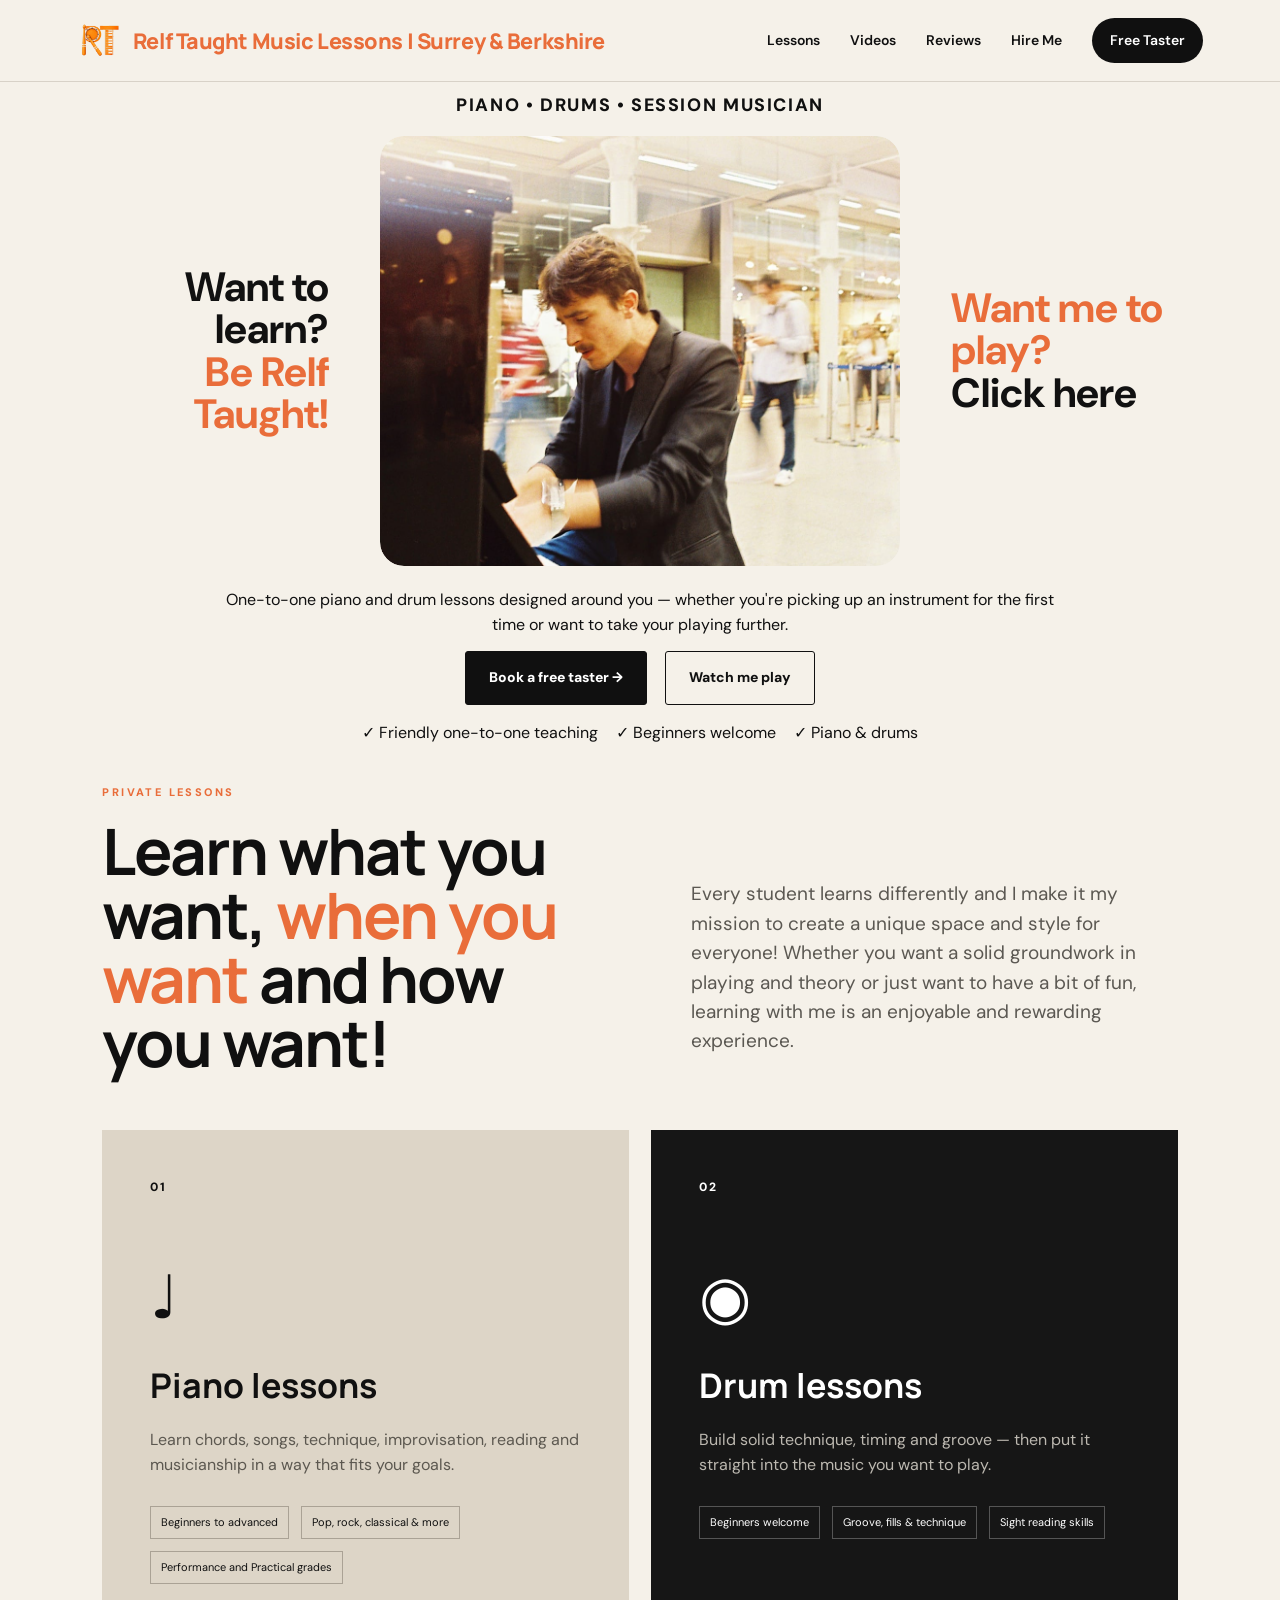
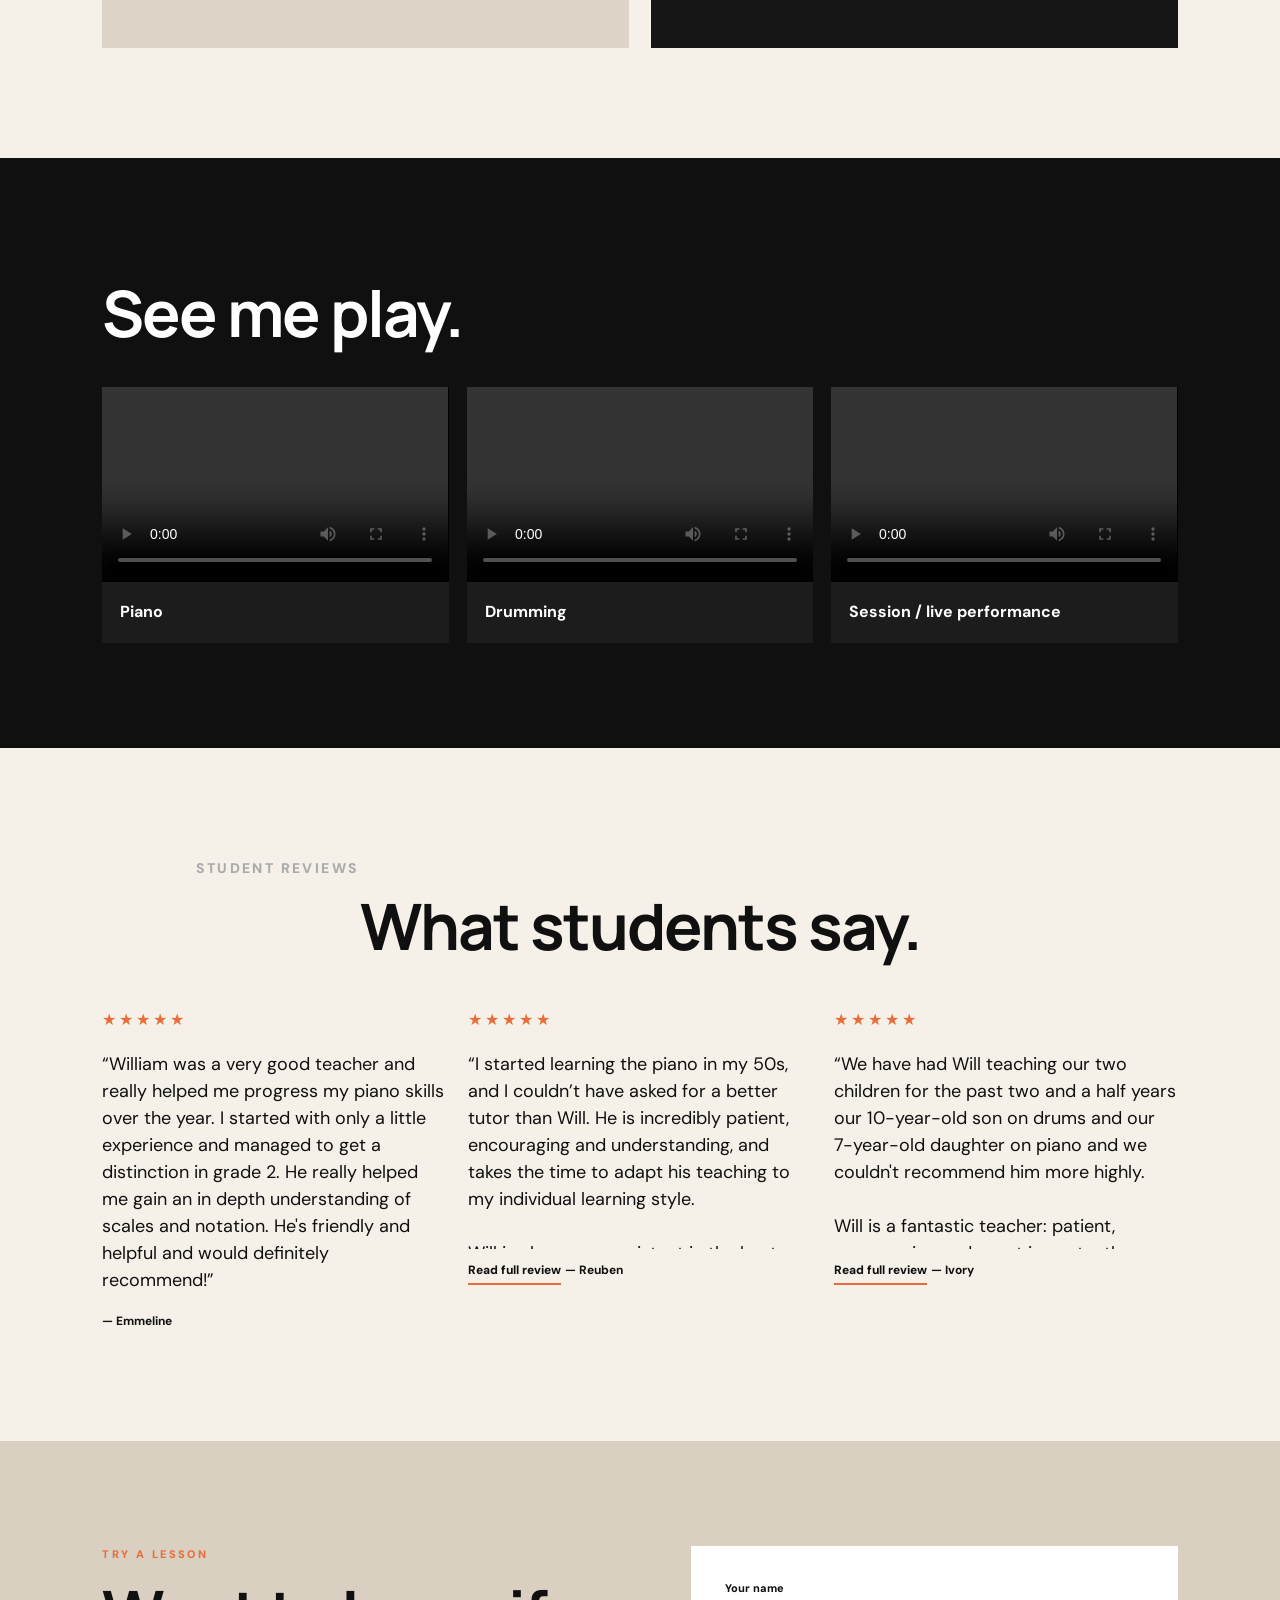
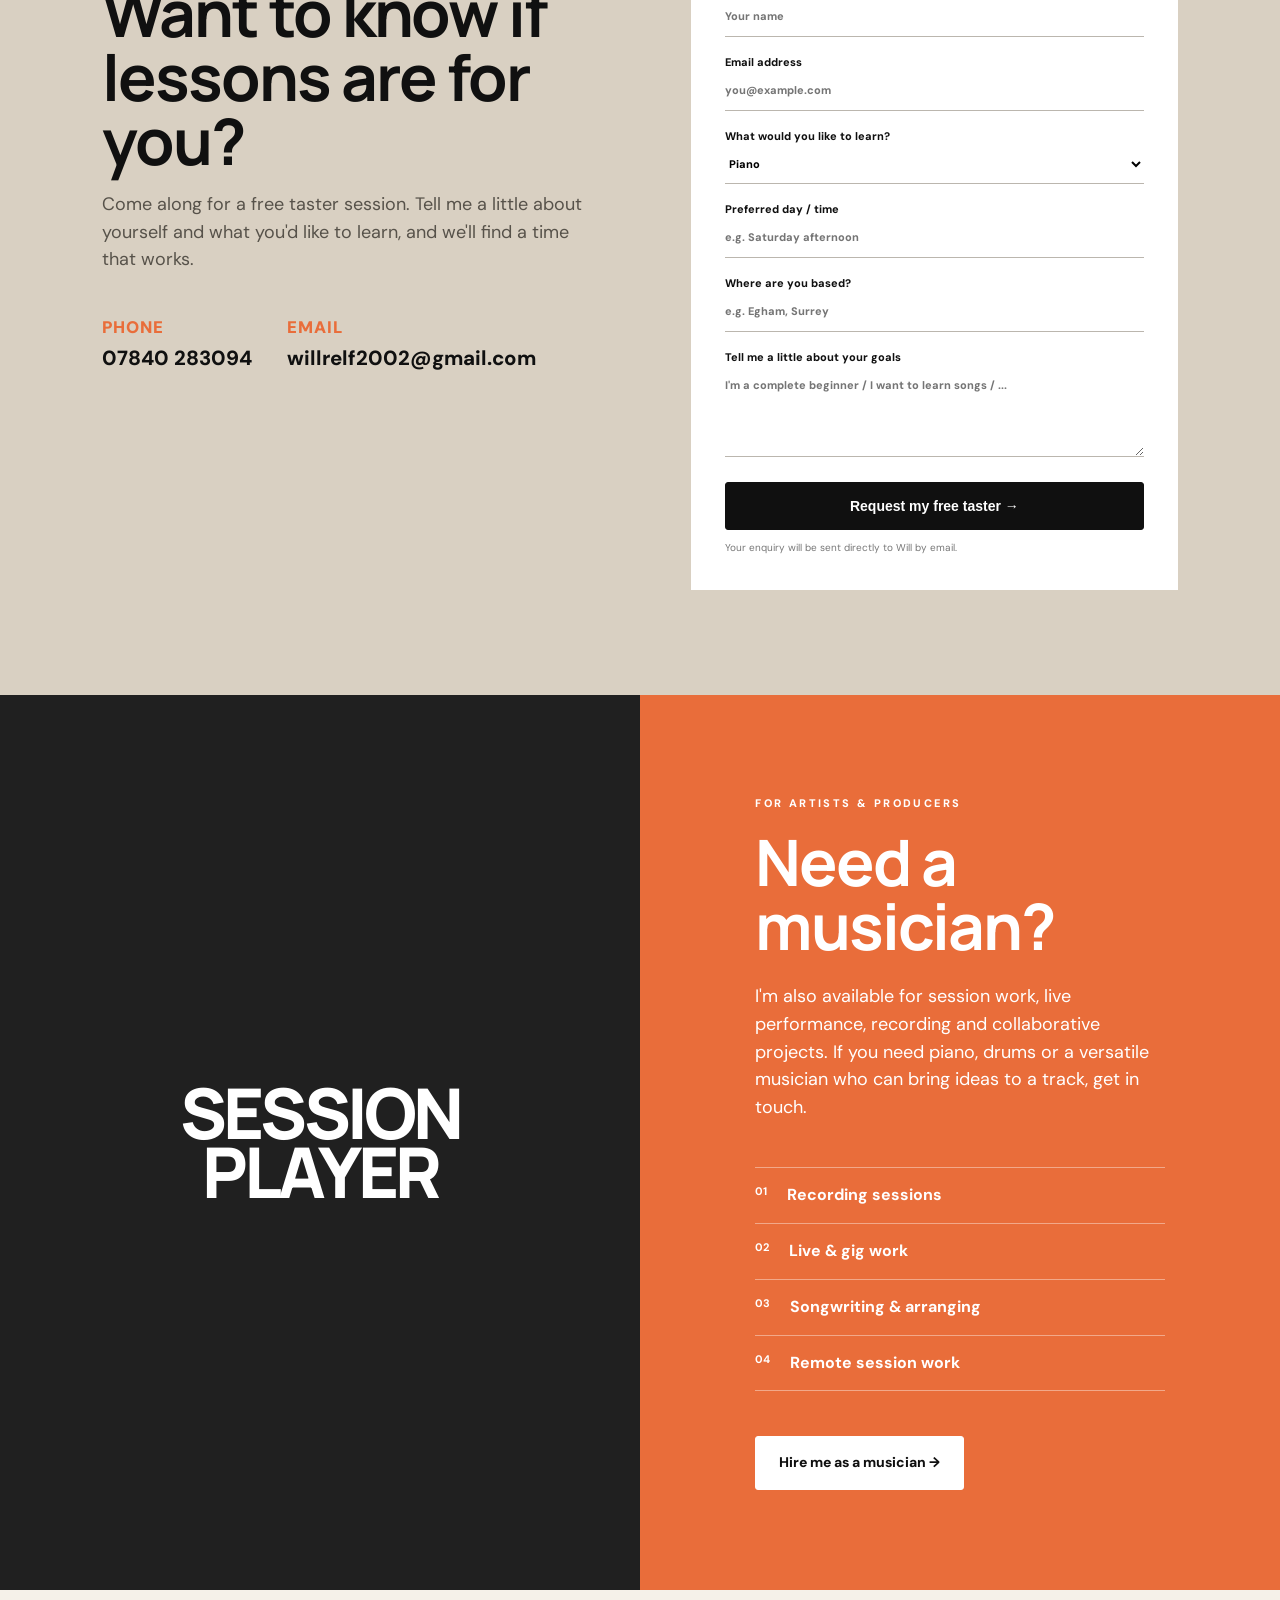
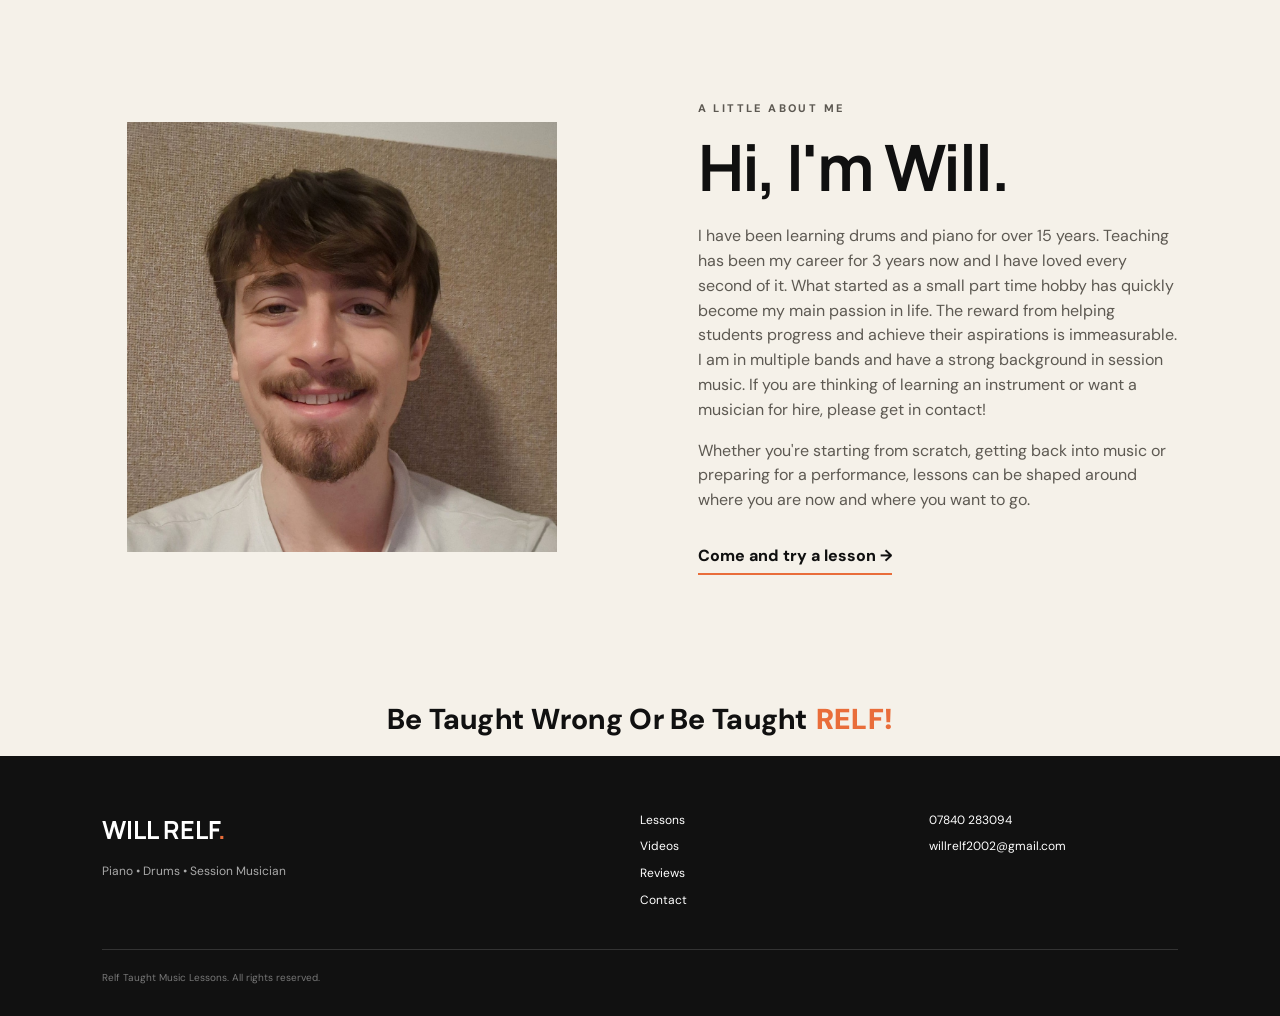
<file: index.html>
<!DOCTYPE html>
<html lang="en">
<head>
  <meta charset="UTF-8">
  <meta name="viewport" content="width=device-width, initial-scale=1.0">
  <title>Relf Taught Music Lessons Surrey | Piano & Drum Lessons</title>
  <link rel="preconnect" href="https://fonts.googleapis.com">
  <link rel="preconnect" href="https://fonts.gstatic.com" crossorigin>
  <link href="https://fonts.googleapis.com/css2?family=DM+Sans:wght@400;500;600;700&family=Manrope:wght@500;700;800&display=swap" rel="stylesheet">
  <link rel="stylesheet" href="style.css?v=13">
  <link rel="icon" type="image/png" sizes="48x48" href="favicon-48.png?v=13">
  <link rel="apple-touch-icon" sizes="192x192" href="favicon-192.png?v=13">

  <meta name="description" content="Relf Taught Music Lessons offers personalised piano and drum lessons in Surrey with Will Relf. Book a free taster session or hire Will as a musician.">
  <meta name="robots" content="index, follow">
  <link rel="canonical" href="https://music-lessons-relf-taught.co.uk/">
  <meta property="og:type" content="website">
  <meta property="og:title" content="Relf Taught Music Lessons | Piano & Drum Lessons">
  <meta property="og:description" content="Relf Taught Music Lessons offers personalised piano and drum lessons with Will Relf. Book a free taster session or hire Will as a musician.">
  <meta property="og:url" content="https://music-lessons-relf-taught.co.uk/">
  <meta property="og:image" content="https://music-lessons-relf-taught.co.uk/will-relf-piano.png">
  <meta name="twitter:card" content="summary_large_image">
  <meta name="twitter:title" content="Relf Taught Music Lessons | Piano & Drum Lessons">
  <meta name="twitter:description" content="Relf Taught Music Lessons offers personalised piano and drum lessons with Will Relf. Book a free taster session or hire Will as a musician.">
  <meta name="twitter:image" content="https://music-lessons-relf-taught.co.uk/will-relf-piano.png">


  <script type="application/ld+json">
{
  "@context": "https://schema.org",
  "@graph": [
    {
      "@type": "Organization",
      "@id": "https://music-lessons-relf-taught.co.uk/#organization",
      "name": "Relf Taught Music Lessons",
      "url": "https://music-lessons-relf-taught.co.uk/",
      "email": "willrelf2002@gmail.com",
      "telephone": "+447840283094",
      "description": "Personalised piano and drum lessons with Will Relf, plus musician-for-hire and session musician services.",
      "founder": {
        "@type": "Person",
        "name": "Will Relf"
      }
    },
    {
      "@type": "WebSite",
      "@id": "https://music-lessons-relf-taught.co.uk/#website",
      "url": "https://music-lessons-relf-taught.co.uk/",
      "name": "Relf Taught Music Lessons",
      "publisher": {
        "@id": "https://music-lessons-relf-taught.co.uk/#organization"
      }
    },
    {
      "@type": "Service",
      "@id": "https://music-lessons-relf-taught.co.uk/#music-lessons",
      "name": "Piano and Drum Lessons",
      "provider": {
        "@id": "https://music-lessons-relf-taught.co.uk/#organization"
      },
      "serviceType": [
        "Piano lessons",
        "Drum lessons",
        "Music tuition"
      ],
      "url": "https://music-lessons-relf-taught.co.uk/"
    }
  ]
}
  </script>
</head>
<body>
<header class="nav">
  <a class="logo" href="#home"><img class="site-logo-mark" src="relf-taught-logo.png" alt="">Relf Taught Music Lessons | Surrey &amp; Berkshire</a>
  <nav>
    <a href="#lessons">Lessons</a>
    <a href="#videos">Videos</a>
    <a href="#reviews">Reviews</a>
    <a href="#musician">Hire Me</a>
    <a class="nav-cta" href="#booking">Free Taster</a>
  </nav>
  <button class="menu" aria-label="Open menu">☰</button>
</header>

<main>
<section class="desktop-hero" id="desktop-home">
  <p class="desktop-hero-eyebrow">PIANO • DRUMS • SESSION MUSICIAN</p>
  <div class="desktop-hero-main">
    <h1 class="desktop-side desktop-learn">
      <span>Want to learn?</span>
      <a href="#booking">Be Relf Taught!</a>
    </h1>
    <div class="desktop-hero-photo">
      <img src="will-relf-piano.png" alt="Will Relf playing piano">
    </div>
    <h1 class="desktop-side desktop-play">
      <span>Want me to play?</span>
      <a href="#musician">Click here</a>
    </h1>
  </div>
  <p class="desktop-hero-text">One-to-one piano and drum lessons designed around you — whether you're picking up an instrument for the first time or want to take your playing further.</p>
  <div class="desktop-hero-buttons">
    <a class="button primary" href="#booking">Book a free taster →</a>
    <a class="button secondary" href="#videos">Watch me play</a>
  </div>
  <div class="desktop-quick-points">
    <span>✓ Friendly one-to-one teaching</span>
    <span>✓ Beginners welcome</span>
    <span>✓ Piano &amp; drums</span>
  </div>
</section>
<section class="hero" id="home">
  <div class="hero-copy">
    <p class="eyebrow">PIANO • DRUMS • SESSION MUSICIAN</p>
    <div class="hero-choice-row">
  <h1 class="hero-choice learn-choice">
    <span>Want to learn?</span>
    <a href="#booking">Be Relf Taught!</a>
  </h1>
  <h1 class="hero-choice play-choice">
    <span>Want me to play?</span>
    <a href="#musician">Click here</a>
  </h1>
</div>
    <p class="hero-text">One-to-one piano and drum lessons designed around you — whether you're picking up an instrument for the first time or want to take your playing further.</p>
    <div class="hero-buttons">
      <a class="button primary" href="#booking">Book a free taster →</a>
      <a class="button secondary" href="#videos">Watch me play</a>
    </div>
    <div class="quick-points">
      <span>✓ Friendly one-to-one teaching</span>
      <span>✓ Beginners welcome</span>
      <span>✓ Piano & drums</span>
    </div>
  </div>
  <div class="hero-visual hero-visual-photo"><img src="will-relf-piano.png" alt="Will Relf playing piano"></div>
      <p></p>
      <small></small>
    </div>
  </div>
</section>

<section class="intro" id="lessons">
  <div>
    <p class="eyebrow">PRIVATE LESSONS</p>
    <h2>Learn what you want, <em class="accent-text">when you want</em> and how you want!</h2>
  </div>
  <p class="intro-text">Every student learns differently and I make it my mission to create a unique space and style for everyone! Whether you want a solid groundwork in playing and theory or just want to have a bit of fun, learning with me is an enjoyable and rewarding experience.</p>
</section>

<section class="lesson-grid">
  <article class="lesson-card piano">
    <div class="card-number">01</div>
    <div class="big-icon">♩</div>
    <h3>Piano lessons</h3>
    <p>Learn chords, songs, technique, improvisation, reading and musicianship in a way that fits your goals.</p>
    <ul><li>Beginners to advanced</li><li>Pop, rock, classical & more</li><li>Performance and Practical grades</li></ul>
  </article>
  <article class="lesson-card drums">
    <div class="card-number">02</div>
    <div class="big-icon">◉</div>
    <h3>Drum lessons</h3>
    <p>Build solid technique, timing and groove — then put it straight into the music you want to play.</p>
    <ul><li>Beginners welcome</li><li>Groove, fills & technique</li><li>Sight reading skills</li></ul>
  </article>
</section>

<section class="video-section" id="videos">
  <div class="section-head">
    <div><p class="eyebrow"></p><h2>See me play.</h2></div>
    <p></p>
  </div>
  <div class="video-grid">
    <div class="video-card playable-card">
  <video class="performance-video" controls playsinline preload="metadata">
    <source src="performance-1.mp4" type="video/mp4">
    Your browser does not support HTML5 video.
  </video>
  <div class="video-info"><strong>Piano</strong></div>
</div>
    <div class="video-card playable-card">
  <video class="performance-video" controls playsinline preload="metadata">
    <source src="performance-2.mp4" type="video/mp4">
    Your browser does not support HTML5 video.
  </video>
  <div class="video-info"><strong>Drumming</strong></div>
</div>
    <div class="video-card playable-card">
  <video class="performance-video" controls playsinline preload="metadata">
    <source src="performance-3.mp4" type="video/mp4">
    Your browser does not support HTML5 video.
  </video>
  <div class="video-info"><strong>Session / live performance</strong></div>
</div>
  </div>
</section>

<section class="reviews" id="reviews">
  <div class="section-head centered">
    <p class="eyebrow">STUDENT REVIEWS</p>
    <h2>What students say.</h2>
  </div>
  <div class="review-grid">
<article class="review-card mobile-safe-review review-always-open">
  <div class="stars">★★★★★</div>
  <div class="review-copy"><p>“William was a very good teacher and really helped me progress my piano skills over the year. I started with only a little experience and managed to get a distinction in grade 2. He really helped me gain an in depth understanding of scales and notation. He&#x27;s friendly and helpful and would definitely recommend!”</p></div>
  <cite>— Emmeline</cite>
</article>
<article class="review-card mobile-safe-review">
  <div class="stars">★★★★★</div>
  <input class="review-check" type="checkbox" id="review-1">
  <div class="review-copy"><p>“I started learning the piano in my 50s, and I couldn’t have asked for a better tutor than Will. He is incredibly patient, encouraging and understanding, and takes the time to adapt his teaching to my individual learning style.<br><br>Will is also very persistent in the best possible way! He keeps me motivated, even when I find something challenging, and always encourages me to keep going. Thanks to his support and guidance, I almost achieved a Distinction in my Grade 1 exam — something I’m incredibly proud of. I’m now working towards my Grade 2, which I never imagined I would be doing when I first started learning.<br><br>What I particularly appreciate is that Will doesn’t just teach me how to read and play sheet music. He is helping me become a more well-rounded musician, developing my understanding of rhythm, musicality and how to really enjoy making music.<br><br>Recently, Will has also started teaching me drums alongside piano, which I absolutely love! It has added a whole new dimension to my learning and has made my lessons even more enjoyable.<br><br>I’m so pleased I decided to learn music later in life, and I’m very grateful to have Will as my tutor. He is a fantastic teacher, and I always look forward to my lessons and continuing my musical journey with him.”</p></div>
  <label class="review-more" for="review-1">
    <span class="more-label">Read full review</span>
    <span class="less-label">Show less</span>
  </label>
  <cite>— Reuben</cite>
</article>
<article class="review-card mobile-safe-review">
  <div class="stars">★★★★★</div>
  <input class="review-check" type="checkbox" id="review-3">
  <div class="review-copy"><p>“We have had Will teaching our two children for the past two and a half years our 10-year-old son on drums and our 7-year-old daughter on piano and we couldn&#x27;t recommend him more highly.<br><br>Will is a fantastic teacher: patient, encouraging and, most importantly, very good at making lessons enjoyable for children. He has a great ability to adapt his teaching to different ages, personalities and levels, while still helping them develop real musical skills and confidence.<br><br>He is also reliable, professional and enthusiastic, and has built a very good rapport with both children over the years. Despite being a university student, he has always shown a high level of commitment and maturity in his teaching.<br><br>We have been very lucky to have Will as our children&#x27;s music teacher and would highly recommend him to any family or school!”</p></div>
  <label class="review-more" for="review-3">
    <span class="more-label">Read full review</span>
    <span class="less-label">Show less</span>
  </label>
  <cite>— Ivory</cite>
</article>
  </div>
</section>

<section class="booking" id="booking" class="mobile-booking-fix">
  <div class="booking-copy">
    <p class="eyebrow">TRY A LESSON</p>
    <h2>Want to know if lessons are for you?</h2>
    <p>Come along for a free taster session. Tell me a little about yourself and what you'd like to learn, and we'll find a time that works.</p>
    <div class="contact-mini">
      <div><span>PHONE</span><strong>07840 283094</strong></div>
      <div><span>EMAIL</span><strong>willrelf2002@gmail.com</strong></div>
    </div>
  </div>
  <form class="booking-form" action="https://formsubmit.co/willrelf2002@gmail.com" method="POST">
    <input type="hidden" name="_subject" value="New Free Taster Booking Request">
    <input type="hidden" name="_captcha" value="false">
    <input type="hidden" name="_template" value="table">
    <input type="hidden" name="_next" value="https://music-lessons-relf-taught.co.uk/thank-you.html">

    <label>Your name<input required name="name" type="text" placeholder="Your name"></label>
    <label>Email address<input required name="email" type="email" placeholder="you@example.com"></label>
    <label>What would you like to learn?
      <select name="instrument"><option>Piano</option><option>Drums</option><option>Not sure yet</option></select>
    </label>
    <label>Preferred day / time<input name="preferred_time" type="text" placeholder="e.g. Saturday afternoon"></label>
    <label>Where are you based?<input required name="location" type="text" placeholder="e.g. Egham, Surrey"></label>
    <label>Tell me a little about your goals<textarea name="goals" rows="4" placeholder="I'm a complete beginner / I want to learn songs / ..."></textarea></label>
    <button class="button primary full" type="submit">Request my free taster →</button>
    <small>Your enquiry will be sent directly to Will by email.</small>
  </form>
</section>

<section class="musician" id="musician">
  <div class="musician-art"><span>SESSION<br>PLAYER</span></div>
  <div class="musician-copy">
    <p class="eyebrow">FOR ARTISTS & PRODUCERS</p>
    <h2>Need a musician?</h2>
    <p>I'm also available for session work, live performance, recording and collaborative projects. If you need piano, drums or a versatile musician who can bring ideas to a track, get in touch.</p>
    <div class="service-list">
      <div><strong>01</strong><span>Recording sessions</span></div>
      <div><strong>02</strong><span>Live & gig work</span></div>
      <div><strong>03</strong><span>Songwriting & arranging</span></div>
      <div><strong>04</strong><span>Remote session work</span></div>
    </div>
    <a class="button light" href="mailto:willrelf2002@gmail.com?subject=Session%20musician%20enquiry">Hire me as a musician →</a>
  </div>
</section>

<section class="about">
  <div class="about-photo-frame"><img class="about-photo-real" src="will-relf-about.jpg" alt="Will Relf"></div>
  <div>
    <p class="eyebrow">A LITTLE ABOUT ME</p>
    <h2>Hi, I'm Will.</h2>
    <p>I have been learning drums and piano for over 15 years. Teaching has been my career for 3 years now and I have loved every second of it. What started as a small part time hobby has quickly become my main passion in life. The reward from helping students progress and achieve their aspirations is immeasurable. I am in multiple bands and have a strong background in session music. If you are thinking of learning an instrument or want a musician for hire, please get in contact!</p>
    <p>Whether you're starting from scratch, getting back into music or preparing for a performance, lessons can be shaped around where you are now and where you want to go.</p>
    <a class="text-link" href="#booking">Come and try a lesson →</a>
  </div>
</section>
</main>


<div class="final-slogan" aria-label="Relf Taught slogan">
  Be Taught Wrong Or Be Taught <strong>RELF!</strong>
</div>
<footer>
  <div class="footer-brand"><strong>WILL RELF<span>.</span></strong><p>Piano • Drums • Session Musician</p></div>
  <div class="footer-links"><a href="#lessons">Lessons</a><a href="#videos">Videos</a><a href="#reviews">Reviews</a><a href="#booking">Contact</a></div>
  <div class="footer-contact"><a href="tel:+447840283094">07840 283094</a><a href="mailto:willrelf2002@gmail.com">willrelf2002@gmail.com</a></div>
  <div class="copyright">Relf Taught Music Lessons. All rights reserved.</div>
</footer>
<script src="script.js?v=12"></script>
</body>
</html>
</file>
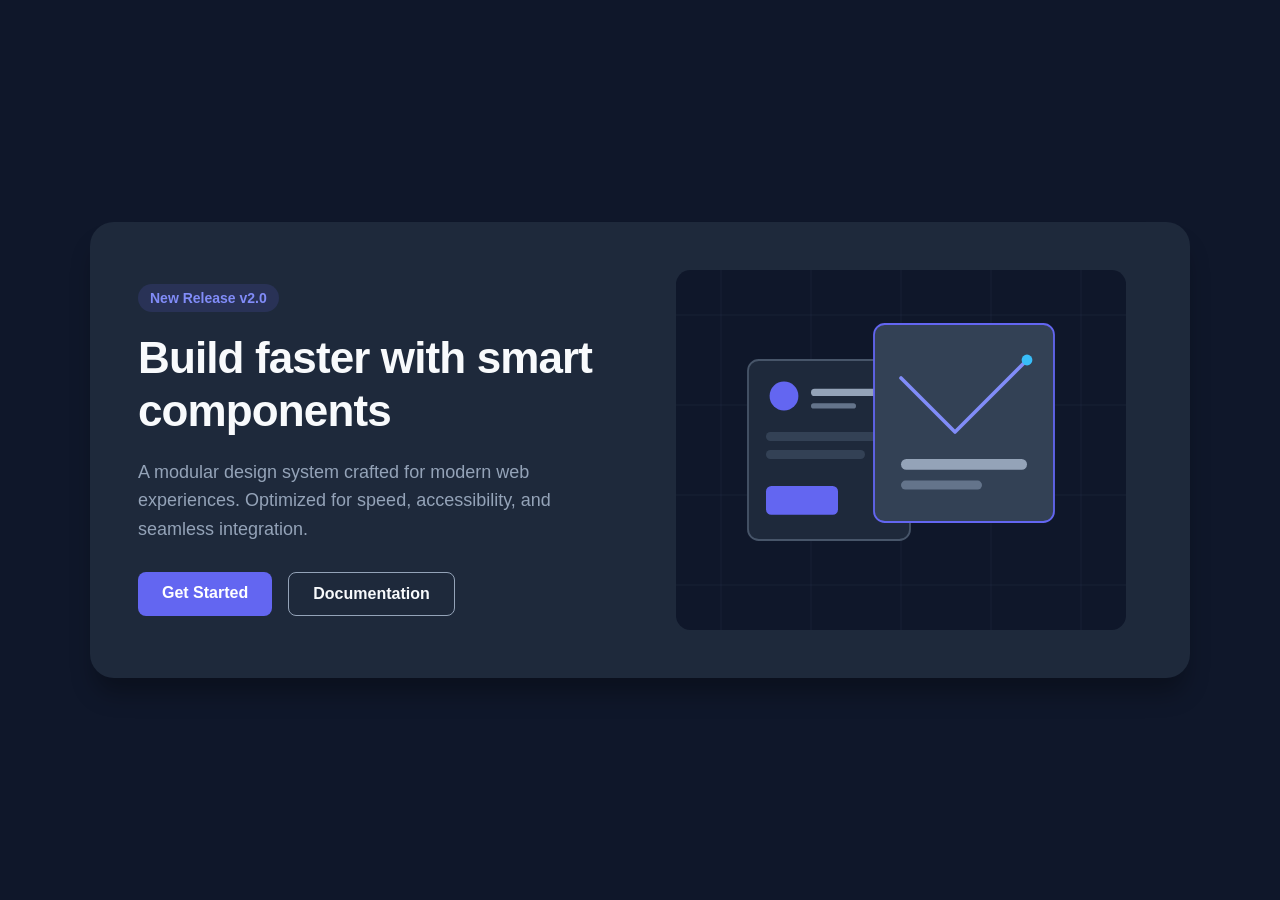
<file: gemini-code-1790524218015.html>
<!DOCTYPE html>
<html lang="en">
<head>
  <meta charset="UTF-8">
  <meta name="viewport" content="width=device-width, initial-scale=1.0">
  <title>Modern Hero Section</title>
  <style>
    :root {
      --bg-color: #0f172a;
      --card-bg: #1e293b;
      --accent: #6366f1;
      --accent-hover: #4f46e5;
      --text-main: #f8fafc;
      --text-muted: #94a3b8;
    }

    * {
      box-sizing: border-box;
      margin: 0;
      padding: 0;
      font-family: -apple-system, BlinkMacSystemFont, "Segoe UI", Roboto, Helvetica, Arial, sans-serif;
    }

    body {
      background-color: var(--bg-color);
      color: var(--text-main);
      display: flex;
      justify-content: center;
      align-items: center;
      min-height: 100vh;
      padding: 20px;
    }

    .container {
      max-width: 1100px;
      width: 100%;
      display: grid;
      grid-template-columns: 1fr 1fr;
      gap: 40px;
      align-items: center;
      background-color: var(--card-bg);
      padding: 48px;
      border-radius: 24px;
      box-shadow: 0 20px 25px -5px rgba(0, 0, 0, 0.3);
    }

    .content {
      display: flex;
      flex-direction: column;
      gap: 20px;
    }

    .badge {
      align-self: flex-start;
      background-color: rgba(99, 102, 241, 0.15);
      color: #818cf8;
      padding: 6px 12px;
      border-radius: 9999px;
      font-size: 0.875rem;
      font-weight: 600;
    }

    h1 {
      font-size: 2.75rem;
      line-height: 1.2;
      font-weight: 800;
      letter-spacing: -0.02em;
    }

    p {
      color: var(--text-muted);
      font-size: 1.125rem;
      line-height: 1.6;
    }

    .cta-group {
      display: flex;
      gap: 16px;
      margin-top: 8px;
    }

    .btn {
      padding: 12px 24px;
      border-radius: 8px;
      font-weight: 600;
      font-size: 1rem;
      text-decoration: none;
      transition: all 0.2s ease;
      cursor: pointer;
    }

    .btn-primary {
      background-color: var(--accent);
      color: white;
      border: none;
    }

    .btn-primary:hover {
      background-color: var(--accent-hover);
    }

    .btn-secondary {
      background-color: transparent;
      color: var(--text-main);
      border: 1px solid var(--text-muted);
    }

    .btn-secondary:hover {
      background-color: rgba(255, 255, 255, 0.05);
    }

    .image-container {
      display: flex;
      justify-content: center;
      align-items: center;
      width: 100%;
    }

    .image-container svg {
      width: 100%;
      height: auto;
      max-width: 450px;
    }

    @media (max-width: 768px) {
      .container {
        grid-template-columns: 1fr;
        padding: 24px;
        text-align: center;
      }

      .badge {
        align-self: center;
      }

      .cta-group {
        justify-content: center;
      }
    }
  </style>
</head>
<body>

  <main class="container">
    <div class="content">
      <span class="badge">New Release v2.0</span>
      <h1>Build faster with smart components</h1>
      <p>A modular design system crafted for modern web experiences. Optimized for speed, accessibility, and seamless integration.</p>
      <div class="cta-group">
        <a href="#" class="btn btn-primary">Get Started</a>
        <a href="#" class="btn btn-secondary">Documentation</a>
      </div>
    </div>

    <div class="image-container">
      <!-- Embedded Vector Illustration -->
      <svg viewBox="0 0 500 400" fill="none" xmlns="http://www.w3.org/2000/svg">
        <rect width="500" height="400" rx="16" fill="#0F172A"/>
        <!-- Decorative Grid Lines -->
        <path d="M50 0V400M150 0V400M250 0V400M350 0V400M450 0V400" stroke="#334155" stroke-opacity="0.3"/>
        <path d="M0 50H500M0 150H500M0 250H500M0 350H500" stroke="#334155" stroke-opacity="0.3"/>
        <!-- Card 1 -->
        <rect x="80" y="100" width="180" height="200" rx="12" fill="#1E293B" stroke="#475569" stroke-width="2"/>
        <circle cx="120" cy="140" r="16" fill="#6366F1"/>
        <rect x="150" y="132" width="80" height="8" rx="4" fill="#94A3B8"/>
        <rect x="150" y="148" width="50" height="6" rx="3" fill="#64748B"/>
        <rect x="100" y="180" width="140" height="10" rx="5" fill="#334155"/>
        <rect x="100" y="200" width="110" height="10" rx="5" fill="#334155"/>
        <rect x="100" y="240" width="80" height="32" rx="6" fill="#6366F1"/>
        <!-- Card 2 (Overlapping) -->
        <rect x="220" y="60" width="200" height="220" rx="12" fill="#334155" stroke="#6366F1" stroke-width="2"/>
        <path d="M250 120L310 180L390 100" stroke="#818CF8" stroke-width="4" stroke-linecap="round" stroke-linejoin="round"/>
        <circle cx="390" cy="100" r="6" fill="#38BDF8"/>
        <rect x="250" y="210" width="140" height="12" rx="6" fill="#94A3B8"/>
        <rect x="250" y="234" width="90" height="10" rx="5" fill="#64748B"/>
      </svg>
    </div>
  </main>

</body>
</html>
</file>
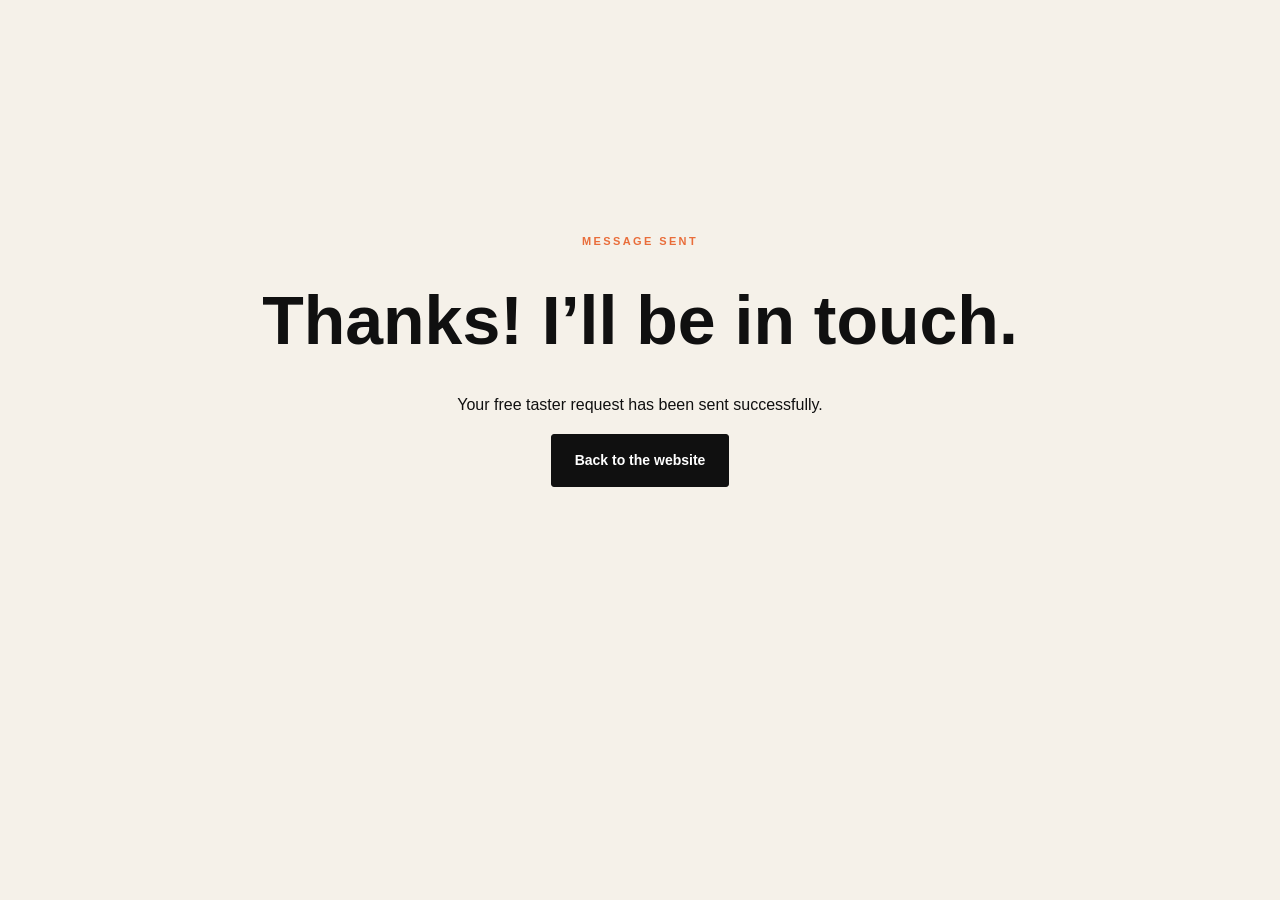
<file: thank-you.html>
<!doctype html>
<html lang="en"><head><meta charset="utf-8"><meta name="viewport" content="width=device-width,initial-scale=1">
<title>Message sent | Will Relf Music</title><link rel="stylesheet" href="style.css"></head>
<body><main style="min-height:80vh;display:grid;place-items:center;text-align:center;padding:30px">
<div><p class="eyebrow">MESSAGE SENT</p><h1 style="font-family:Manrope,sans-serif;font-size:clamp(38px,6vw,68px);margin:0 0 20px">Thanks! I’ll be in touch.</h1>
<p>Your free taster request has been sent successfully.</p><a class="button primary" href="/">Back to the website</a></div>
</main></body></html>
</file>
<file: style.css>
:root{--ink:#101010;--muted:#6d6b67;--paper:#f5f1e9;--cream:#fbfaf7;--accent:#e96d3a;--line:#d8d2c8}
*{box-sizing:border-box}html{scroll-behavior:smooth}body{margin:0;background:var(--paper);color:var(--ink);font-family:"DM Sans",sans-serif;line-height:1.55}a{color:inherit;text-decoration:none}.nav{height:82px;display:flex;align-items:center;justify-content:space-between;padding:0 6vw;border-bottom:1px solid var(--line);background:rgba(245,241,233,.94);position:sticky;top:0;z-index:10;backdrop-filter:blur(10px)}.logo{font-family:Manrope;font-weight:800;font-size:28px}.logo span,.footer-brand span{color:var(--accent)}nav{display:flex;gap:30px;align-items:center;font-size:14px;font-weight:600}nav a:hover{color:var(--accent)}.nav-cta{background:var(--ink);color:#fff;padding:12px 18px;border-radius:30px}.menu{display:none;background:none;border:0;font-size:25px}
.hero{min-height:720px;display:grid;grid-template-columns:1.05fr .95fr;align-items:center;padding:75px 8vw 85px;gap:7vw}.eyebrow{font-size:11px;letter-spacing:2.4px;font-weight:800;color:var(--accent);margin:0 0 18px}.hero h1{font-family:Manrope;font-size:clamp(55px,7vw,96px);line-height:.96;letter-spacing:-4px;margin:0 0 30px}.hero h1 em{font-style:normal;color:var(--accent)}.hero-text{font-size:19px;max-width:610px;color:#53514d}.hero-buttons{display:flex;gap:12px;margin:34px 0}.button{display:inline-flex;justify-content:center;align-items:center;padding:15px 23px;border-radius:3px;font-weight:800;border:1px solid var(--ink);font-size:14px}.primary{background:var(--ink);color:#fff}.secondary{background:transparent}.light{background:#fff;color:var(--ink);border-color:#fff}.button:hover{transform:translateY(-2px)}.quick-points{display:flex;gap:18px;flex-wrap:wrap;font-size:12px;font-weight:600;color:#57544e}.hero-visual{position:relative}.portrait-placeholder{height:540px;background:#d7d0c3;display:flex;flex-direction:column;justify-content:center;align-items:center;text-align:center;border-radius:2px}.piano-icon{font-size:100px}.portrait-placeholder p{font-weight:800;letter-spacing:3px;margin:10px 0 0}.portrait-placeholder small{color:#706c64}.floating-card{position:absolute;right:-25px;bottom:35px;background:var(--accent);color:#fff;padding:20px 24px;display:flex;flex-direction:column;box-shadow:0 12px 35px #0002}.floating-card strong{font-size:25px;font-family:Manrope}.floating-card span{font-size:12px;font-weight:700}
.intro{padding:100px 8vw 55px;display:grid;grid-template-columns:1fr 1fr;gap:8vw}.intro h2,.section-head h2,.booking h2,.musician h2,.about h2{font-family:Manrope;font-size:clamp(40px,5vw,64px);line-height:1;letter-spacing:-2px;margin:0}.intro-text{font-size:19px;align-self:end;color:#5b5852;max-width:560px}
.lesson-grid{display:grid;grid-template-columns:1fr 1fr;padding:0 8vw 110px;gap:22px}.lesson-card{padding:48px;min-height:430px;position:relative;overflow:hidden}.lesson-card.piano{background:#ddd5c7}.lesson-card.drums{background:#161616;color:#fff}.card-number{font-size:12px;font-weight:800;letter-spacing:2px}.big-icon{font-size:60px;margin:55px 0 15px}.lesson-card h3{font-family:Manrope;font-size:34px;margin:0 0 12px}.lesson-card p{max-width:480px;color:#5c5850}.drums p{color:#bcb8b0}.lesson-card ul{display:flex;gap:12px;flex-wrap:wrap;list-style:none;padding:0;margin-top:28px}.lesson-card li{border:1px solid #aaa295;padding:7px 10px;font-size:11px}.drums li{border-color:#555}
.video-section{background:#101010;color:#fff;padding:105px 8vw}.section-head{display:flex;justify-content:space-between;align-items:end;gap:30px;margin-bottom:42px}.section-head>p{max-width:350px;color:#aaa;font-size:14px}.video-grid{display:grid;grid-template-columns:repeat(3,1fr);gap:18px}.video-card{background:#1c1c1c}.video-thumb{height:250px;background:linear-gradient(135deg,#37322c,#9a6c51);display:flex;align-items:center;justify-content:center}.video-thumb.alt{background:linear-gradient(135deg,#222,#65594d)}.video-thumb.third{background:linear-gradient(135deg,#4b4039,#b88b6b)}.video-thumb span{width:58px;height:58px;border-radius:50%;display:grid;place-items:center;background:#fff;color:#111;padding-left:3px;font-size:18px}.video-info{padding:18px}.video-info strong,.video-info small{display:block}.video-info small{font-size:9px;letter-spacing:1.5px;color:#aaa;margin-top:5px}
.reviews{padding:110px 8vw}.centered{display:block;text-align:center}.centered .eyebrow{margin-bottom:15px}.review-grid{display:grid;grid-template-columns:repeat(3,1fr);gap:22px;margin-top:50px}.review-grid blockquote{margin:0;background:#fff;padding:34px;min-height:250px;display:flex;flex-direction:column}.stars{color:var(--accent);letter-spacing:3px}.review-grid p{font-size:18px;line-height:1.5}.review-grid cite{font-size:12px;font-style:normal;font-weight:700;margin-top:auto}
.booking{background:#d9d0c2;padding:105px 8vw;display:grid;grid-template-columns:1fr 1fr;gap:8vw}.booking-copy>p:not(.eyebrow){font-size:18px;max-width:540px;color:#57524a}.contact-mini{display:flex;gap:35px;margin-top:40px}.contact-mini div{display:flex;flex-direction:column}.contact-mini span{font-size:9px;letter-spacing:2px;font-weight:800;color:#777067}.contact-mini strong{font-size:14px;margin-top:5px}.booking-form{background:#fff;padding:34px}.booking-form label{display:block;font-size:11px;font-weight:800;margin-bottom:17px}.booking-form input,.booking-form select,.booking-form textarea{display:block;width:100%;border:0;border-bottom:1px solid #bbb6ae;padding:11px 0;background:transparent;font:inherit;outline:0}.booking-form textarea{resize:vertical}.booking-form input:focus,.booking-form select:focus,.booking-form textarea:focus{border-color:var(--accent)}.full{width:100%;margin-top:8px}.booking-form small{display:block;color:#777;font-size:10px;margin-top:10px}
.musician{background:var(--accent);color:#fff;display:grid;grid-template-columns:1fr 1fr}.musician-art{min-height:650px;display:flex;align-items:center;justify-content:center;background:#202020;font-family:Manrope;font-weight:800;font-size:70px;line-height:.85;text-align:center;letter-spacing:-4px}.musician-copy{padding:100px 9vw}.musician-copy .eyebrow{color:#fff}.musician-copy h2{margin-bottom:25px}.musician-copy>p:not(.eyebrow){font-size:18px;max-width:530px}.service-list{border-top:1px solid #ffffff66;margin:45px 0}.service-list div{display:flex;gap:20px;padding:15px 0;border-bottom:1px solid #ffffff66}.service-list strong{font-size:11px}.service-list span{font-weight:700}
.about{display:grid;grid-template-columns:1fr 1fr;gap:9vw;padding:110px 8vw;align-items:center}.about-photo{height:500px;background:#c7c0b4;display:grid;place-items:center;font-weight:800;letter-spacing:2px}.about h2{margin-bottom:25px}.about p{color:#5d5952;max-width:570px}.text-link{font-weight:800;display:inline-block;margin-top:15px;border-bottom:2px solid var(--accent);padding-bottom:4px}
footer{background:#111;color:#fff;padding:55px 8vw 30px;display:grid;grid-template-columns:2fr 1fr 1fr;gap:40px}.footer-brand strong{font-family:Manrope;font-size:25px}.footer-brand p{color:#aaa;font-size:12px}.footer-links,.footer-contact{display:flex;flex-direction:column;gap:8px;font-size:12px}.footer-links a:hover,.footer-contact a:hover{color:var(--accent)}.copyright{grid-column:1/-1;border-top:1px solid #333;padding-top:20px;color:#777;font-size:10px}
@media(max-width:800px){nav{display:none}.menu{display:block}.hero,.intro,.booking,.about{grid-template-columns:1fr}.hero{padding-top:50px}.hero-visual{order:-1}.portrait-placeholder{height:390px}.floating-card{right:10px}.lesson-grid,.video-grid,.review-grid{grid-template-columns:1fr}.lesson-grid{padding-bottom:70px}.video-section,.reviews,.booking,.about{padding-top:75px;padding-bottom:75px}.section-head{display:block}.section-head>p{margin-top:18px}.musician{grid-template-columns:1fr}.musician-art{min-height:380px;font-size:55px}.musician-copy{padding:75px 8vw}.contact-mini{flex-direction:column;gap:18px}.hero h1{letter-spacing:-2px}.hero-buttons{flex-direction:column}.button{width:100%}footer{grid-template-columns:1fr 1fr}.copyright{grid-column:1/-1}}

.review-full{display:none;white-space:pre-line}
.review-card.expanded .review-short{display:none}
.review-card.expanded .review-full{display:block}
.review-toggle{margin:8px 0 16px;border:0;border-bottom:2px solid var(--accent);background:transparent;padding:0 0 3px;font:inherit;font-size:12px;font-weight:800;cursor:pointer;color:inherit}
.review-card{height:auto}

/* Reviews: native expandable details, no JavaScript required */
.review-details summary {
  cursor: pointer;
  font-weight: 800;
  margin: 12px 0 16px;
  list-style: none;
  text-decoration: underline;
  text-decoration-color: var(--accent);
  text-decoration-thickness: 2px;
  text-underline-offset: 4px;
}
.review-details summary::-webkit-details-marker { display: none; }
.review-details summary::after { content: " +"; }
.review-details[open] summary::after { content: " −"; }
.review-details p { white-space: normal; line-height: 1.7; margin-top: 12px; }
.review-card { height: auto !important; }



/* FINAL responsive fixes */
.hero-visual.hero-visual-photo {
  padding: 0 !important;
  overflow: hidden;
  width: 100%;
  min-width: 0;
  height: auto;
  aspect-ratio: 4 / 5;
}
.hero-visual.hero-visual-photo img {
  display: block;
  width: 100%;
  height: 100%;
  min-height: 0 !important;
  max-width: 100%;
  object-fit: cover;
  object-position: center 55%;
}

/* CSS-only reviews: reliable on mobile browsers */
.mobile-safe-review { height: auto !important; overflow: visible !important; }
.review-check { position:absolute; opacity:0; pointer-events:none; }
.review-copy {
  max-height: 8.5em;
  overflow: hidden;
  position: relative;
}
.review-check:checked + .review-copy {
  max-height: none;
  overflow: visible;
}
.review-more {
  display: inline-block;
  cursor: pointer;
  margin: 12px 0 16px;
  font-weight: 800;
  font-size: 12px;
  border-bottom: 2px solid var(--accent);
  padding-bottom: 3px;
}
.less-label { display:none; }
.review-check:checked ~ .review-more .more-label { display:none; }
.review-check:checked ~ .review-more .less-label { display:inline; }

/* Phone layout: force normal document flow so cards cannot overlap headings. */
@media (max-width: 700px) {
  .hero, .hero-grid, .booking, .booking-grid, .booking-card, .section-head {
    position: relative !important;
    transform: none !important;
  }
  .hero-grid, .booking-grid {
    display: grid !important;
    grid-template-columns: 1fr !important;
    gap: 24px !important;
  }
  .hero-visual.hero-visual-photo {
    width: 100% !important;
    max-width: 100% !important;
    aspect-ratio: 4 / 5;
    margin: 0 !important;
  }
  .booking-card {
    width: auto !important;
    max-width: 100% !important;
    margin: 24px 0 0 !important;
    inset: auto !important;
    top: auto !important;
    right: auto !important;
    bottom: auto !important;
    left: auto !important;
    z-index: 1 !important;
  }
  .booking .section-head,
  #booking .section-head {
    margin-bottom: 20px !important;
    padding-bottom: 0 !important;
    z-index: 2 !important;
  }
  .review-grid {
    grid-template-columns: 1fr !important;
  }
}

/* Final phone polish */
.review-copy {
  max-height: 13.5em; /* show a useful chunk before "Read full review" */
}
.review-always-open .review-copy {
  max-height: none !important;
  overflow: visible !important;
}
.review-always-open cite {
  display: block;
  margin-top: 16px;
}

@media (max-width: 700px) {
  /* Keep the orange taster card clearly below its title. */
  #booking,
  .mobile-booking-fix {
    display: block !important;
    overflow: visible !important;
  }
  #booking .section-head,
  .mobile-booking-fix .section-head {
    position: relative !important;
    display: block !important;
    margin: 0 0 36px 0 !important;
    padding: 0 !important;
    min-height: auto !important;
  }
  #booking .booking-card,
  .mobile-booking-fix .booking-card {
    position: relative !important;
    display: block !important;
    clear: both !important;
    float: none !important;
    transform: none !important;
    inset: auto !important;
    margin: 0 !important;
    top: auto !important;
  }
  .review-copy {
    max-height: 15em;
  }
  .review-always-open .review-copy {
    max-height: none !important;
  }
}



/* About image: preserve the original placeholder-sized footprint */
.about-photo-frame {
  width: 100%;
  max-width: 430px;
  height: 430px;
  overflow: hidden;
  justify-self: center;
  align-self: center;
}
.about-photo-frame .about-photo-real {
  display: block;
  width: 100%;
  height: 100%;
  min-height: 0 !important;
  max-height: none !important;
  object-fit: cover;
  object-position: center 28%;
}
@media (max-width: 700px) {
  .about-photo-frame {
    width: min(100%, 340px);
    height: 340px;
    margin: 0 auto;
  }
}

.playable-card{overflow:hidden}
.performance-video{
 display:block;width:100%;height:auto;aspect-ratio:16/9;
 object-fit:contain;background:#000;max-width:100%;
}
@media(max-width:700px){
 .performance-video{width:100%;height:auto;aspect-ratio:16/9}
 .playable-card{width:100%;max-width:100%}
}

/* Mobile video overflow fix */
html, body {
  max-width: 100%;
  overflow-x: hidden;
}

.video-grid,
.video-card,
.playable-card {
  min-width: 0;
  max-width: 100%;
  box-sizing: border-box;
}

.performance-video {
  display: block;
  width: 100%;
  max-width: 100%;
  min-width: 0;
  height: auto;
  box-sizing: border-box;
}

@media (max-width: 700px) {
  .video-grid {
    display: grid !important;
    grid-template-columns: minmax(0, 1fr) !important;
    width: 100% !important;
    max-width: 100% !important;
    min-width: 0 !important;
    overflow: hidden !important;
  }

  .video-card,
  .playable-card {
    width: 100% !important;
    max-width: 100% !important;
    min-width: 0 !important;
    overflow: hidden !important;
  }

  .performance-video {
    width: 100% !important;
    max-width: 100% !important;
    min-width: 0 !important;
    height: auto !important;
    aspect-ratio: 16 / 9;
    object-fit: contain;
  }
}

/* Final spacing polish: reduce the gap before Private Lessons */
.hero {
  padding-bottom: clamp(28px, 4vw, 52px) !important;
}
.lessons,
#lessons {
  padding-top: clamp(32px, 5vw, 60px) !important;
}
@media (max-width: 700px) {
  .hero {
    padding-bottom: 24px !important;
  }
  .lessons,
  #lessons {
    padding-top: 28px !important;
  }
}

/* FINAL v4: compact transition from opening section to Private Lessons */
.hero {
  min-height: 0 !important;
  height: auto !important;
  padding-bottom: 8px !important;
  margin-bottom: 0 !important;
}
.hero-grid {
  margin-bottom: 0 !important;
  padding-bottom: 0 !important;
}
.hero + .lessons,
.hero + #lessons,
.lessons,
#lessons {
  margin-top: 0 !important;
  padding-top: 18px !important;
}
@media (max-width: 700px) {
  .hero {
    min-height: 0 !important;
    height: auto !important;
    padding-bottom: 4px !important;
    margin-bottom: 0 !important;
  }
  .hero-grid {
    margin-bottom: 0 !important;
    padding-bottom: 0 !important;
  }
  .lessons,
  #lessons {
    margin-top: 0 !important;
    padding-top: 14px !important;
  }
}

/* FINAL v7: remove excess blank gap before Private Lessons */
.hero {
  min-height: unset !important;
  height: auto !important;
  padding-bottom: 0 !important;
  margin-bottom: 0 !important;
}
.hero-grid {
  min-height: unset !important;
  height: auto !important;
  margin-bottom: 0 !important;
  padding-bottom: 0 !important;
  align-items: center !important;
}
.hero .ticks,
.hero .check-list,
.hero .features,
.hero ul {
  margin-bottom: 0 !important;
  padding-bottom: 0 !important;
}
.hero + section,
.lessons,
#lessons {
  margin-top: 0 !important;
  padding-top: 8px !important;
}
@media (max-width: 700px) {
  .hero,
  .hero-grid {
    min-height: unset !important;
    height: auto !important;
    margin-bottom: 0 !important;
    padding-bottom: 0 !important;
  }
  .hero + section,
  .lessons,
  #lessons {
    margin-top: 0 !important;
    padding-top: 6px !important;
  }
}

/* Top brand prominence */
.brand,
.logo {
  color: var(--accent) !important;
  font-size: 1.35rem !important;
  font-weight: 800 !important;
  letter-spacing: -0.02em;
}
@media (max-width: 700px) {
  .brand,
  .logo {
    font-size: 1.15rem !important;
  }
}

/* Compact final slogan above footer */
.final-slogan {
  width: 100%;
  box-sizing: border-box;
  margin: 0;
  padding: 10px 18px 12px;
  text-align: center;
  white-space: nowrap;
  font-size: clamp(0.82rem, 1.5vw, 1.05rem);
  line-height: 1.15;
  font-weight: 700;
  letter-spacing: 0.01em;
}
.final-slogan strong {
  color: var(--accent);
  font-weight: 900;
}
@media (max-width: 420px) {
  .final-slogan {
    font-size: 0.78rem;
    padding-left: 8px;
    padding-right: 8px;
  }
}

/* Final slogan sizing/alignment refinement */
.final-slogan {
  display: flex !important;
  align-items: center !important;
  justify-content: center !important;
  width: 100% !important;
  max-width: none !important;
  margin: 0 auto !important;
  padding: 18px 16px 20px !important;
  box-sizing: border-box !important;
  text-align: center !important;
  white-space: nowrap !important;
  font-size: clamp(1.25rem, 2.25vw, 1.8rem) !important;
  line-height: 1.15 !important;
  font-weight: 800 !important;
}
.final-slogan strong {
  margin-left: 0.28em;
  color: var(--accent) !important;
  font-weight: 900 !important;
}
@media (max-width: 700px) {
  .final-slogan {
    padding: 16px 6px 18px !important;
    font-size: clamp(1rem, 4.3vw, 1.3rem) !important;
    justify-content: center !important;
    text-align: center !important;
  }
}

/* Final contact and heading polish */
.accent-text {
  color: var(--accent) !important;
  font-style: normal;
}

/* Booking/contact section: slightly larger contact labels and details */
.booking .contact-item,
#booking .contact-item,
.booking .contact-detail,
#booking .contact-detail {
  font-size: 1.08em;
}

/* PHONE / EMAIL labels only */
.booking .contact-item strong,
#booking .contact-item strong,
.booking .contact-label,
#booking .contact-label {
  color: var(--accent) !important;
  font-size: 1.12em !important;
  font-weight: 800 !important;
}

/* Actual phone number and email */
.booking .contact-item a,
#booking .contact-item a,
.booking .contact-detail a,
#booking .contact-detail a {
  font-size: 1.08em !important;
}

/* Contact details: larger and clearer */
.contact-mini span {
  color: var(--accent) !important;
  font-size: 1.05rem !important;
  font-weight: 900 !important;
  letter-spacing: 0.06em;
}
.contact-mini strong {
  font-size: 1.28rem !important;
  line-height: 1.35 !important;
  font-weight: 800 !important;
}

/* Opening instrument line */
.hero .eyebrow {
  font-size: 1.05rem !important;
  font-weight: 800 !important;
  letter-spacing: 0.09em;
}
@media (max-width: 700px) {
  .contact-mini span { font-size: 1rem !important; }
  .contact-mini strong { font-size: 1.16rem !important; }
  .hero .eyebrow { font-size: 0.98rem !important; }
}

/* Paired hero calls-to-action */
.hero-choice-row {
  display: flex;
  align-items: flex-start;
  gap: clamp(26px, 4vw, 64px);
  width: 100%;
  margin: 0 0 20px;
}
.hero-choice {
  margin: 0 !important;
  flex: 1 1 0;
  min-width: 0;
  line-height: 1.02;
}
.hero-choice span,
.hero-choice a {
  display: block;
}
.hero-choice a {
  text-decoration: none;
  color: inherit;
}
.learn-choice span {
  color: inherit;
}
.learn-choice a {
  color: var(--accent) !important;
}
.play-choice span {
  color: var(--accent) !important;
}
.play-choice a {
  color: inherit !important;
}
.hero-choice a:hover,
.hero-choice a:focus-visible {
  text-decoration: underline;
  text-underline-offset: 0.12em;
}
@media (max-width: 700px) {
  .hero-choice-row {
    gap: 14px;
    align-items: flex-start;
  }
  .hero-choice {
    font-size: clamp(1.65rem, 7.2vw, 2.25rem) !important;
  }
}
@media (max-width: 430px) {
  .hero-choice-row {
    gap: 10px;
  }
  .hero-choice {
    font-size: clamp(1.35rem, 6.6vw, 1.8rem) !important;
  }
}

/* Desktop-only hero refinement — mobile (<=700px) intentionally untouched */
@media (min-width: 701px) {
  .hero-grid {
    display: flex !important;
    flex-direction: column !important;
    align-items: stretch !important;
  }

  .hero-visual.hero-visual-photo {
    order: 1 !important;
    width: min(100%, 560px) !important;
    max-width: 560px !important;
    margin: 0 auto 30px !important;
    align-self: center !important;
  }

  .hero-copy {
    order: 2 !important;
    width: 100% !important;
    max-width: none !important;
  }

  .hero-choice-row {
    justify-content: center !important;
    max-width: 920px !important;
    margin-left: auto !important;
    margin-right: auto !important;
  }

  .hero-choice-row .learn-choice > span {
    color: #111 !important;
  }
  .hero-choice-row .learn-choice > a {
    color: var(--accent) !important;
  }
  .hero-choice-row .play-choice > span {
    color: var(--accent) !important;
  }
  .hero-choice-row .play-choice > a {
    color: #111 !important;
  }
}

/* CORRECTED desktop-only hero layout. Phone <=700px remains untouched. */
@media (min-width: 701px) {
  section.hero {
    display: flex !important;
    flex-direction: column !important;
    grid-template-columns: none !important;
    align-items: stretch !important;
    gap: 0 !important;
  }

  section.hero > .hero-visual.hero-visual-photo {
    order: 1 !important;
    width: min(100%, 560px) !important;
    max-width: 560px !important;
    margin: 0 auto 28px !important;
    align-self: center !important;
  }

  section.hero > .hero-copy {
    order: 2 !important;
    width: 100% !important;
    max-width: none !important;
  }

  section.hero .hero-choice-row {
    display: flex !important;
    justify-content: center !important;
    align-items: flex-start !important;
    max-width: 940px !important;
    margin: 0 auto 20px !important;
  }

  section.hero .learn-choice > span {
    color: #111111 !important;
  }
  section.hero .learn-choice > a {
    color: var(--accent) !important;
  }
  section.hero .play-choice > span {
    color: var(--accent) !important;
  }
  section.hero .play-choice > a {
    color: #111111 !important;
  }
}

/* FINAL: remove oversized desktop gap directly below the header */
@media (min-width: 701px) {
  header,
  .site-header {
    margin-bottom: 0 !important;
  }

  section.hero {
    margin-top: 0 !important;
    padding-top: 22px !important;
  }

  section.hero > .hero-visual.hero-visual-photo {
    margin-top: 0 !important;
  }
}

/* FINAL v7 — compact desktop header-to-hero transition */
@media (min-width: 701px) {
  body > header,
  header.site-header,
  .site-header {
    margin-bottom: 0 !important;
    padding-bottom: 0 !important;
  }

  section.hero#home,
  section.hero {
    margin-top: 0 !important;
    padding-top: 4px !important;
    min-height: 0 !important;
    height: auto !important;
    gap: 0 !important;
  }

  section.hero > .hero-visual.hero-visual-photo {
    margin-top: 0 !important;
    padding-top: 0 !important;
    min-height: 0 !important;
    height: 430px !important;
    aspect-ratio: auto !important;
  }

  section.hero > .hero-visual.hero-visual-photo img {
    min-height: 0 !important;
    height: 100% !important;
    max-height: 430px !important;
    object-fit: cover !important;
  }
}

/* FINAL v8 — desktop hero: eyebrow above, phrases either side of image */
@media (min-width: 701px) {
  section.hero#home {
    display: grid !important;
    grid-template-columns: minmax(0, 1fr) minmax(360px, 520px) minmax(0, 1fr) !important;
    grid-template-rows: auto auto auto !important;
    column-gap: clamp(24px, 4vw, 64px) !important;
    row-gap: 14px !important;
    align-items: center !important;
    padding-top: 10px !important;
  }

  /* Hero copy participates in the parent grid so its children can be positioned around the image */
  section.hero#home > .hero-copy {
    display: contents !important;
  }

  /* PIANO • DRUMS • SESSION MUSICIAN */
  section.hero#home .hero-copy > .eyebrow {
    grid-column: 1 / -1 !important;
    grid-row: 1 !important;
    justify-self: center !important;
    text-align: center !important;
    margin: 0 0 2px !important;
  }

  /* Main image in the centre */
  section.hero#home > .hero-visual.hero-visual-photo {
    grid-column: 2 !important;
    grid-row: 2 !important;
    width: 100% !important;
    max-width: 520px !important;
    height: 430px !important;
    margin: 0 !important;
    align-self: center !important;
    justify-self: center !important;
  }

  /* Split the paired CTA wrapper across the grid using contents */
  section.hero#home .hero-choice-row {
    display: contents !important;
  }

  section.hero#home .learn-choice {
    grid-column: 1 !important;
    grid-row: 2 !important;
    justify-self: end !important;
    align-self: center !important;
    text-align: right !important;
    max-width: 330px !important;
  }

  section.hero#home .play-choice {
    grid-column: 3 !important;
    grid-row: 2 !important;
    justify-self: start !important;
    align-self: center !important;
    text-align: left !important;
    max-width: 330px !important;
  }

  /* Keep requested desktop colours explicit */
  section.hero#home .learn-choice > span { color: #111 !important; }
  section.hero#home .learn-choice > a { color: var(--accent) !important; }
  section.hero#home .play-choice > span { color: var(--accent) !important; }
  section.hero#home .play-choice > a { color: #111 !important; }

  /* All remaining hero-copy content goes neatly below the three-column feature */
  section.hero#home .hero-copy > :not(.eyebrow):not(.hero-choice-row) {
    grid-column: 1 / -1 !important;
    grid-row: 3 !important;
  }
}

/* v9: independent desktop hero; original phone hero is untouched */
.desktop-hero { display:none; }

@media (min-width:701px) {
  section.hero#home { display:none !important; }

  .desktop-hero {
    display:block !important;
    padding:10px clamp(28px,5vw,80px) 20px;
    margin:0 auto;
    max-width:1400px;
    box-sizing:border-box;
  }
  .desktop-hero-eyebrow {
    margin:0 0 16px;
    text-align:center;
    font-size:1.12rem;
    font-weight:800;
    letter-spacing:.09em;
  }
  .desktop-hero-main {
    display:grid;
    grid-template-columns:minmax(220px,1fr) minmax(380px,520px) minmax(220px,1fr);
    gap:clamp(28px,4vw,64px);
    align-items:center;
  }
  .desktop-hero-photo img {
    display:block;
    width:100%;
    height:430px;
    object-fit:cover;
    border-radius:inherit;
  }
  .desktop-side {
    margin:0;
    line-height:1.04;
    font-size:clamp(2.2rem,3.2vw,3.7rem);
  }
  .desktop-side span,.desktop-side a { display:block; }
  .desktop-side a { text-decoration:none; }
  .desktop-learn { text-align:right; }
  .desktop-play { text-align:left; }
  .desktop-learn span { color:#111 !important; }
  .desktop-learn a { color:var(--accent) !important; }
  .desktop-play span { color:var(--accent) !important; }
  .desktop-play a { color:#111 !important; }
  .desktop-side a:hover,.desktop-side a:focus-visible {
    text-decoration:underline;
    text-underline-offset:.12em;
  }
  .desktop-hero-text {
    max-width:850px;
    margin:22px auto 14px;
    text-align:center;
  }
  .desktop-hero-buttons,.desktop-quick-points {
    display:flex;
    justify-content:center;
    flex-wrap:wrap;
    gap:12px 18px;
  }
  .desktop-quick-points { margin-top:16px; }
}
@media (max-width:700px) {
  .desktop-hero { display:none !important; }
}

/* v10: guarantee the centre desktop hero photo is visible */
@media (min-width:701px) {
  .desktop-hero-main {
    grid-template-columns: minmax(220px,1fr) 520px minmax(220px,1fr) !important;
  }
  .desktop-hero-photo {
    display:block !important;
    width:520px !important;
    height:430px !important;
    max-width:100% !important;
    overflow:hidden !important;
    justify-self:center !important;
    border-radius:24px !important;
  }
  .desktop-hero-photo img {
    display:block !important;
    width:100% !important;
    height:100% !important;
    max-width:none !important;
    max-height:none !important;
    opacity:1 !important;
    visibility:visible !important;
    object-fit:cover !important;
    object-position:center !important;
  }
}

/* v13 — logo mark only */
.logo {
  display: inline-flex !important;
  align-items: center !important;
  gap: 10px !important;
}
.site-logo-mark {
  display: block !important;
  width: 46px !important;
  height: 46px !important;
  object-fit: contain !important;
  flex: 0 0 46px !important;
}
@media (max-width: 700px) {
  .site-logo-mark {
    width: 38px !important;
    height: 38px !important;
    flex-basis: 38px !important;
  }
}
</file>
